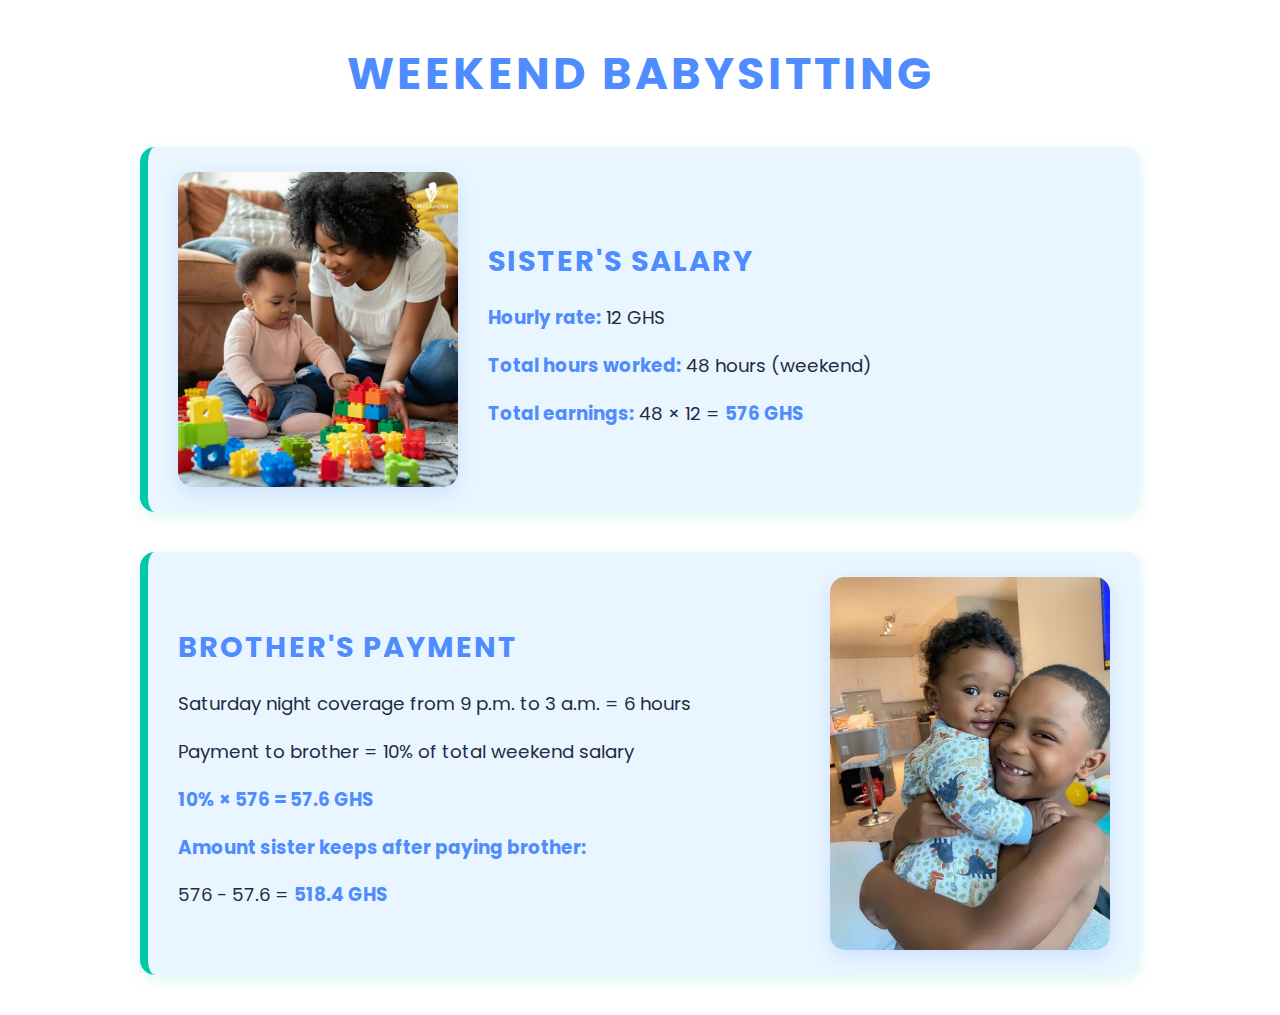
<file: challenge.html>
<!DOCTYPE html>
<html lang="en">
<head>
<meta charset="UTF-8" />
<meta name="viewport" content="width=device-width, initial-scale=1" />
<title>Weekend Babysitting Challenge</title>
<link href="https://fonts.googleapis.com/css2?family=Poppins:wght@400;600&display=swap" rel="stylesheet" />
<style>
  .challenge-container {
    font-family: 'Poppins', sans-serif;
    color: #232946;
    max-width: 1000px;
    margin: 40px auto;
    padding: 0 20px;
  }
  .challenge-title {
    color: #4f8cff;
    text-transform: uppercase;
    letter-spacing: 3px;
    margin-bottom: 40px;
    font-size: 2.8rem;
    text-align: center;
  }
  .challenge-block {
    display: grid;
    grid-template-columns: 280px 1fr;
    gap: 30px;
    background: #eaf6ff;
    border-left: 8px solid #00c9a7;
    padding: 25px 30px;
    border-radius: 15px;
    box-shadow: 0 4px 15px rgba(0,201,167,0.15);
    margin-bottom: 40px;
    align-items: center;
  }
  .challenge-block.flipped {
    grid-template-columns: 1fr 280px;
  }
  .challenge-image {
    width: 100%;
    max-width: 280px;
    border-radius: 15px;
    box-shadow: 0 6px 20px rgba(79,140,255,0.2);
    transition: transform 0.3s, box-shadow 0.3s;
  }
  .challenge-image:hover {
    transform: scale(1.05);
    box-shadow: 0 10px 30px rgba(79,140,255,0.4);
  }
  .challenge-text h2 {
    color: #4f8cff;
    margin-bottom: 20px;
    font-size: 1.8rem;
    text-transform: uppercase;
    letter-spacing: 2px;
  }
  .challenge-text p {
    font-size: 1.15rem;
    line-height: 1.6;
    margin-bottom: 15px;
  }
  .challenge-text p strong {
    color: #4f8cff;
  }
  @media (max-width: 800px) {
    .challenge-block, .challenge-block.flipped {
      display: flex;
      flex-direction: column;
      align-items: center;
      text-align: center;
    }
    .challenge-image {
      max-width: 100%;
      width: 100%;
      height: auto;
      margin-bottom: 20px;
    }
    .challenge-text {
      width: 100%;
    }
  }
</style>
</head>
<body>
<div class="challenge-container">
  <h1 class="challenge-title">Weekend Babysitting</h1>

  <section class="challenge-block">
    <img class="challenge-image" src="./images/babysit.jpg" alt="Girl babysitting younger sister" />
    <div class="challenge-text">
      <h2>Sister's Salary</h2>
      <p><strong>Hourly rate:</strong> 12 GHS</p>
      <p><strong>Total hours worked:</strong> 48 hours (weekend)</p>
      <p><strong>Total earnings:</strong> 48 × 12 = <strong>576 GHS</strong></p>
    </div>
  </section>

  <section class="challenge-block flipped">
    <div class="challenge-text">
      <h2>Brother's Payment</h2>
      <p>Saturday night coverage from 9 p.m. to 3 a.m. = 6 hours</p>
      <p>Payment to brother = 10% of total weekend salary</p>
      <p><strong>10% × 576 = 57.6 GHS</strong></p>
      <p><strong>Amount sister keeps after paying brother:</strong></p>
      <p>576 - 57.6 = <strong>518.4 GHS</strong></p>
    </div>
    <img class="challenge-image" src="./images/brother babysit.jpg" alt="Brother helping with babysitting" />
  </section>
</div>
</body>
</html>
</file>
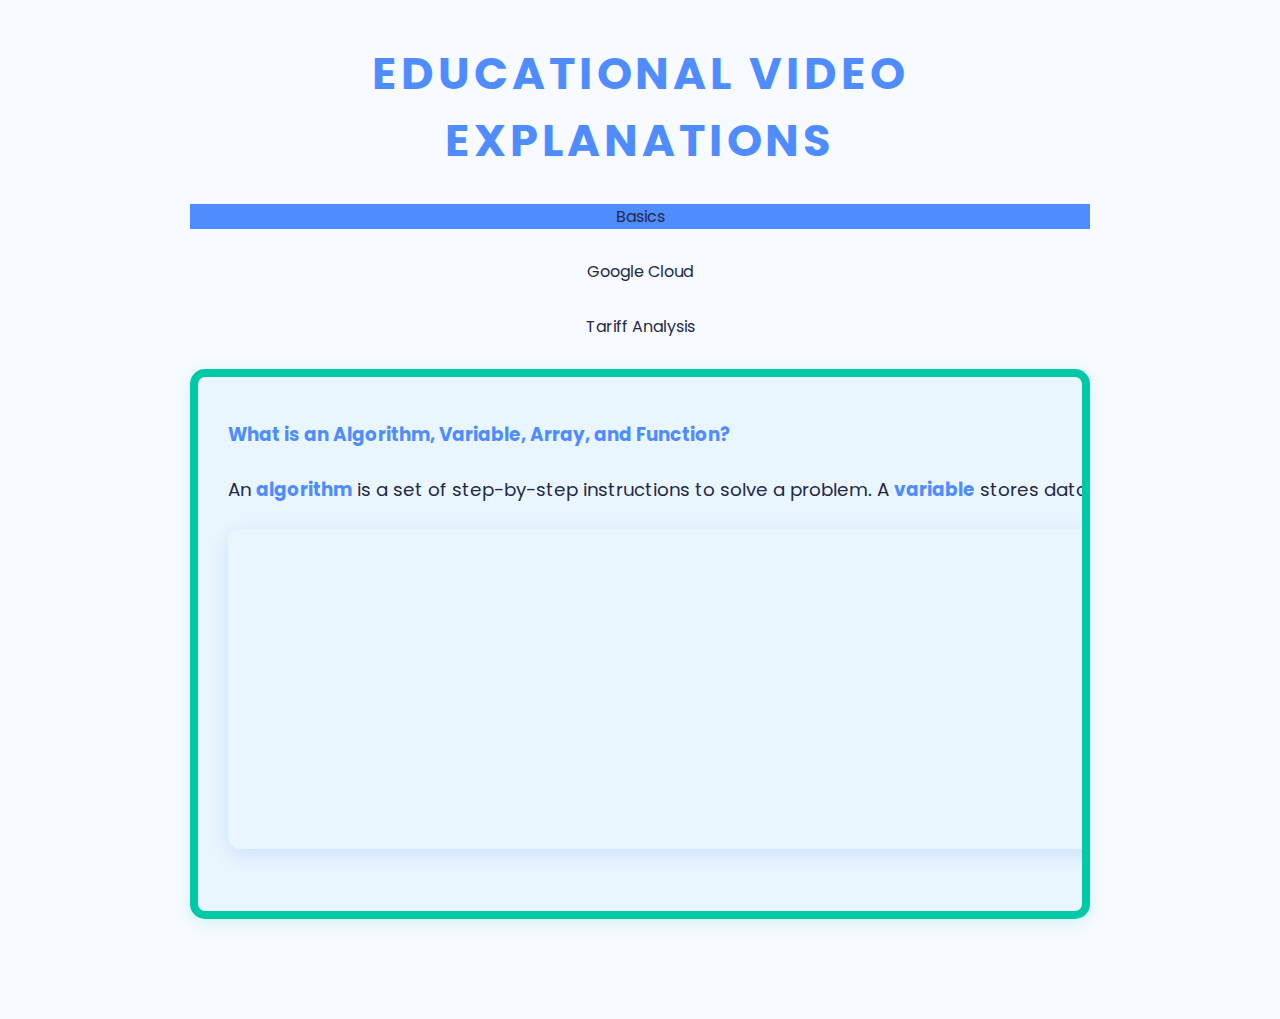
<file: granmother.html>
<!DOCTYPE html>
<html lang="en">
<head>
<meta charset="UTF-8" />
<meta name="viewport" content="width=device-width, initial-scale=1" />
<title>Educational Video Explanations - Horizontal Tabs</title>
<link href="https://fonts.googleapis.com/css2?family=Poppins:wght@400;600&display=swap" rel="stylesheet" />
<style>
  body {
    font-family: 'Poppins', sans-serif;
    background: #f7faff;
    color: #232946;
    max-width: 900px;
    margin: 40px auto;
    padding: 0 20px 60px;
  }
  h1 {
    color: #4f8cff;
    text-transform: uppercase;
    letter-spacing: 4px;
    text-align: center;
    margin-bottom: 30px;
    font-size: 2.8rem;
  }

  /* Hide radio buttons */
  input[type="radio"] {
    display: none;
  }

  /* Tabs container */
  .tabs {
    display: flex;
    justify-content: center;
    gap: 15px;
    margin-bottom: 30px;
    flex-wrap: wrap;
  }

  /* Tab labels as pills */
  .tabs label {
    cursor: pointer;
    padding: 12px 28px;
    border-radius: 30px;
    background: #00c9a7;
    color: white;
    font-weight: 600;
    text-transform: uppercase;
    letter-spacing: 1.5px;
    transition: background 0.3s ease;
    user-select: none;
  }
  .tabs label:hover {
    background: #009e86;
  }

  /* Active tab style */
  input[type="radio"]:checked + label {
    background: #4f8cff;
    cursor: default;
  }

  /* Content wrapper with horizontal scroll */
  .content-wrapper {
    overflow: hidden;
    border: 8px solid #00c9a7;
    border-radius: 15px;
    box-shadow: 0 4px 15px rgba(0,201,167,0.15);
    background: #eaf6ff;
  }

  /* Content container as grid with 3 columns */
  .contents {
    display: grid;
    grid-template-columns: repeat(3, 100%);
    width: 300%;
    transition: transform 0.5s ease;
  }

  /* Shift content based on selected tab */
  #tab1:checked ~ .content-wrapper .contents {
    transform: translateX(0%);
  }
  #tab2:checked ~ .content-wrapper .contents {
    transform: translateX(-100%);
  }
  #tab3:checked ~ .content-wrapper .contents {
    transform: translateX(-200%);
  }

  /* Individual tab content */
  .tab-content {
    padding: 25px 30px;
  }
  .tab-content p {
    font-size: 1.15rem;
    line-height: 1.6;
    margin-bottom: 25px;
  }
  .tab-content p strong {
    color: #4f8cff;
  }

  /* Responsive iframe */
  iframe {
    width: 100%;
    height: 320px;
    border-radius: 12px;
    border: none;
    box-shadow: 0 6px 20px rgba(79,140,255,0.2);
    transition: box-shadow 0.3s ease;
  }
  iframe:hover {
    box-shadow: 0 10px 30px rgba(79,140,255,0.4);
  }

  @media (max-width: 600px) {
    iframe {
      height: 220px;
    }
    .tabs label {
      padding: 10px 18px;
      font-size: 0.9rem;
    }
  }
</style>
</head>
<body>

<h1>Educational Video Explanations</h1>

<div class="tab-system">
  <!-- Radio inputs -->
  <input type="radio" name="tab-control" id="tab1" checked>
  <label for="tab1" role="tab" aria-controls="content1" tabindex="0" class="tabs">Basics</label>

  <input type="radio" name="tab-control" id="tab2">
  <label for="tab2" role="tab" aria-controls="content2" tabindex="0" class="tabs">Google Cloud</label>

  <input type="radio" name="tab-control" id="tab3">
  <label for="tab3" role="tab" aria-controls="content3" tabindex="0" class="tabs">Tariff Analysis</label>

  <div class="content-wrapper">
    <div class="contents">
      <section id="content1" class="tab-content" role="tabpanel" aria-labelledby="tab1">
        <p><strong>What is an Algorithm, Variable, Array, and Function?</strong></p>
        <p>An <strong>algorithm</strong> is a set of step-by-step instructions to solve a problem. A <strong>variable</strong> stores data values. An <strong>array</strong> is a collection of variables stored in order. A <strong>function</strong> is a reusable block of code that performs a specific task.</p>
        <iframe src="https://www.youtube.com/embed/Yud4NaUrw58" title="Arrays and Algorithms - Foundations of Algorithms" allowfullscreen></iframe>
      </section>

      <section id="content2" class="tab-content" role="tabpanel" aria-labelledby="tab2">
        <p><strong>How Does Google Cloud Work?</strong></p>
        <p>Google Cloud offers computing power and storage over the internet. It allows businesses and individuals to run applications and store data on Google’s servers, making it scalable, reliable, and accessible from anywhere.</p>
        <iframe src="https://www.youtube.com/embed/gDqQf4Ekr2A" title="Google Cloud Platform Overview" allowfullscreen></iframe>
      </section>

      <section id="content3" class="tab-content" role="tabpanel" aria-labelledby="tab3">
        <p><strong>Analysis of Trump's Tariff Formula and Improvements</strong></p>
        <p>Trump’s tariff formula calculates tariffs based on the trade deficit ratio with each country, aiming to balance trade by imposing tariffs proportional to the deficit. It overlooks services trade and other economic factors. Improvements could include considering services, adjusting for economic size, and integrating tariffs into broader trade policies.</p>
        <iframe src="https://www.youtube.com/embed/BBpAmxU_NQo" title="Data Structures and Algorithms for Beginners" allowfullscreen></iframe>
      </section>
    </div>
  </div>
</div>

</body>
</html>
</file>
